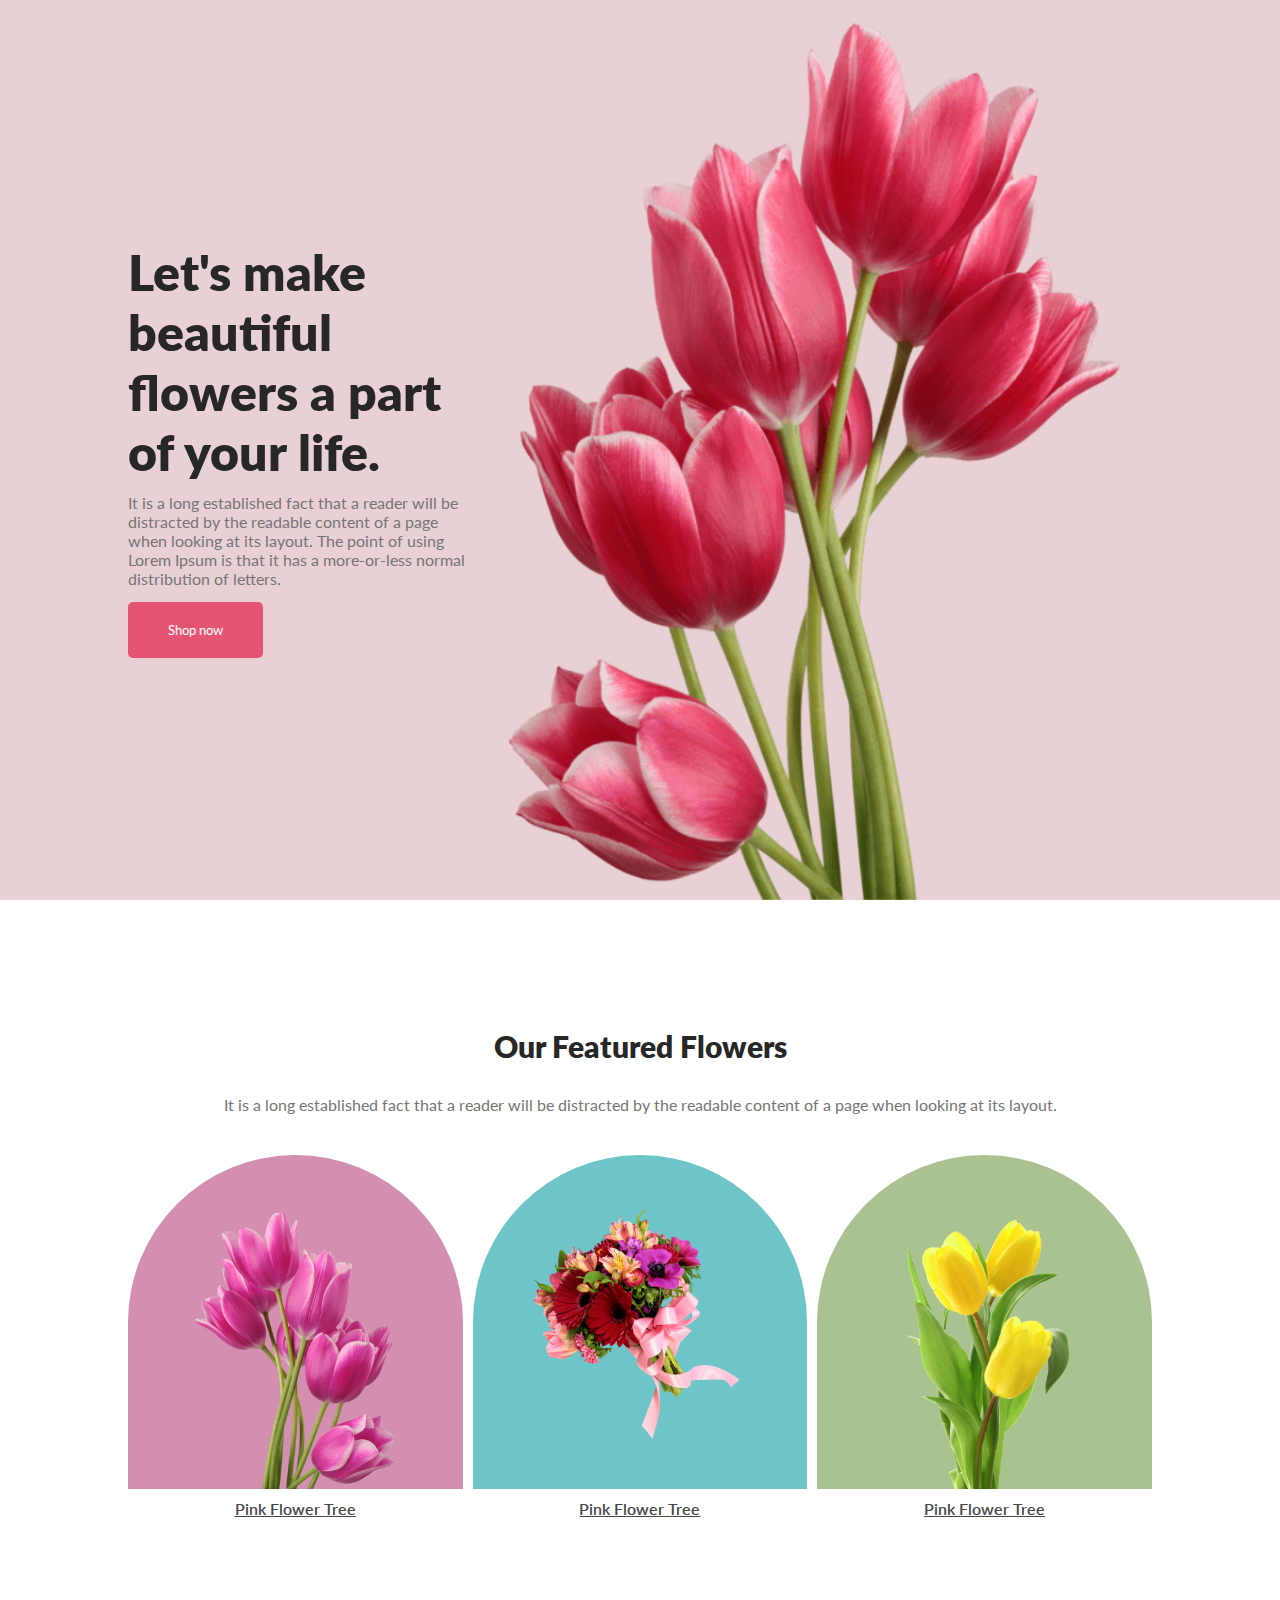
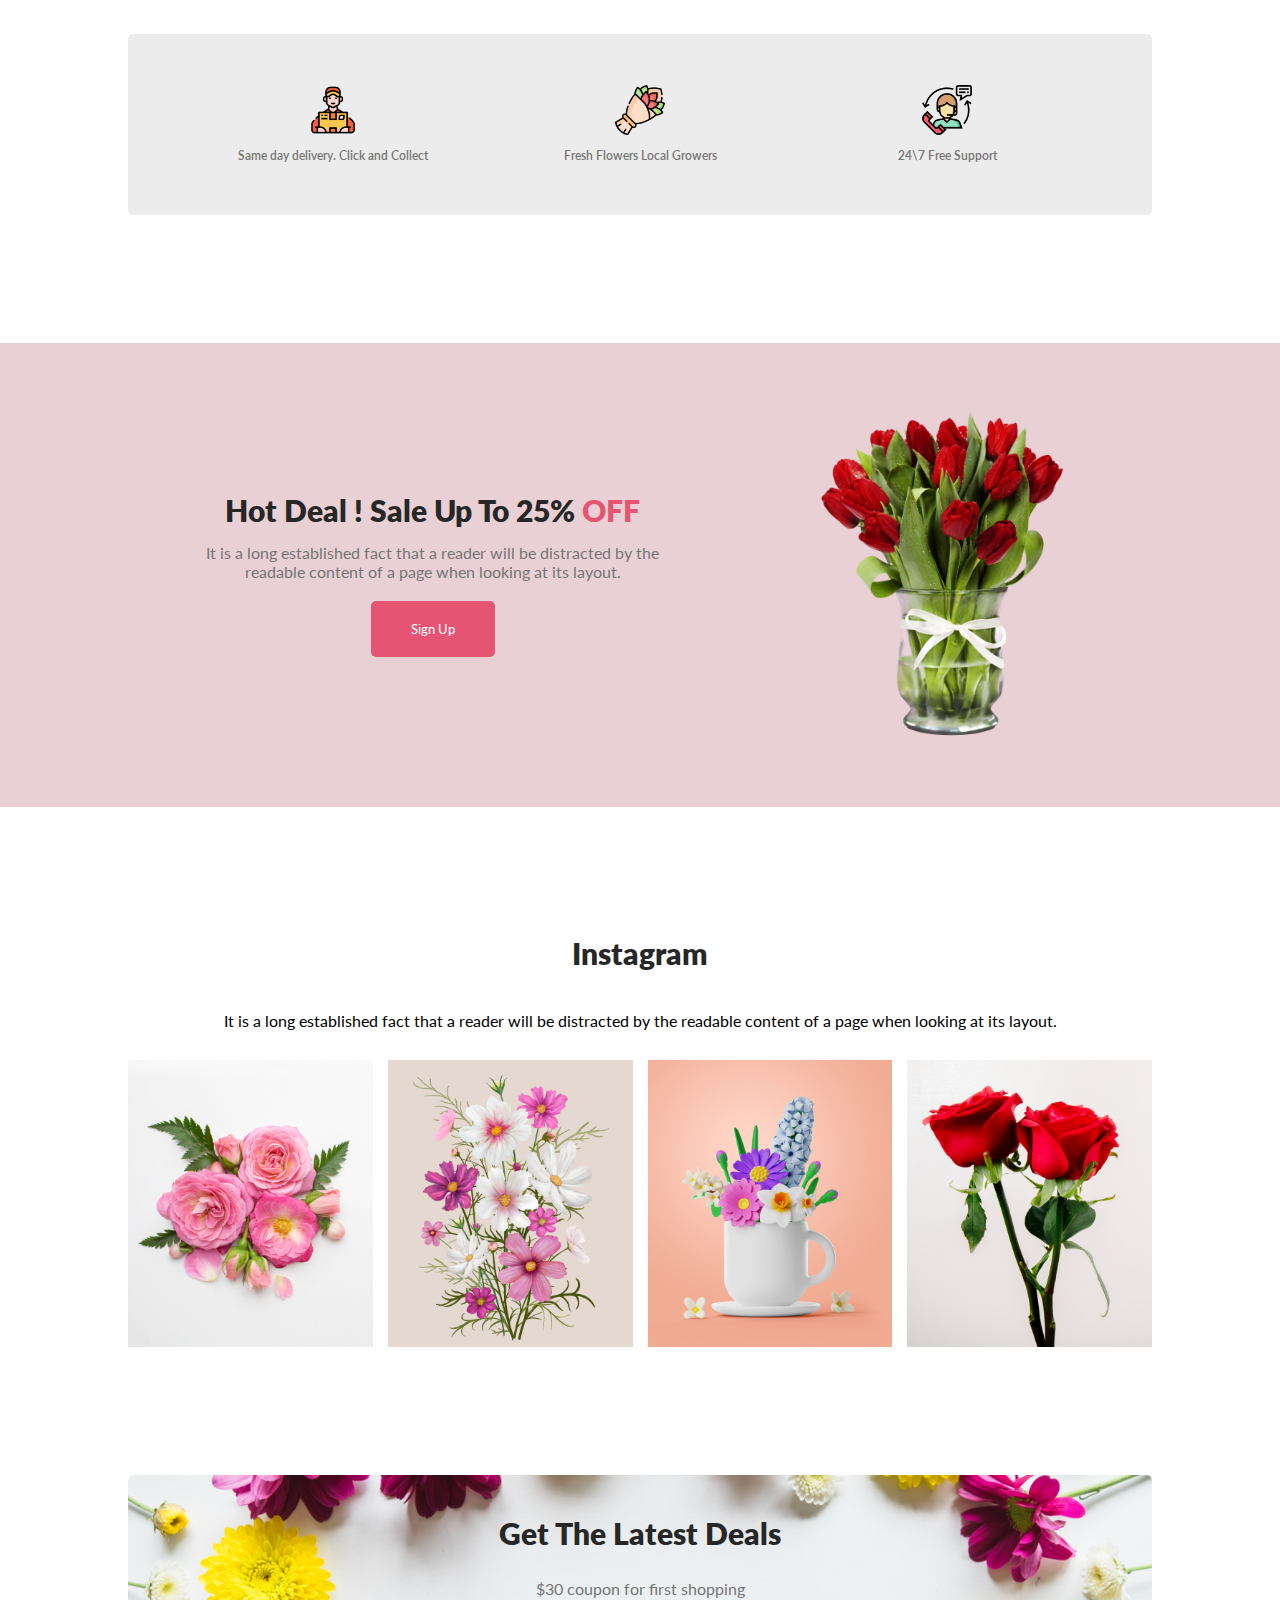
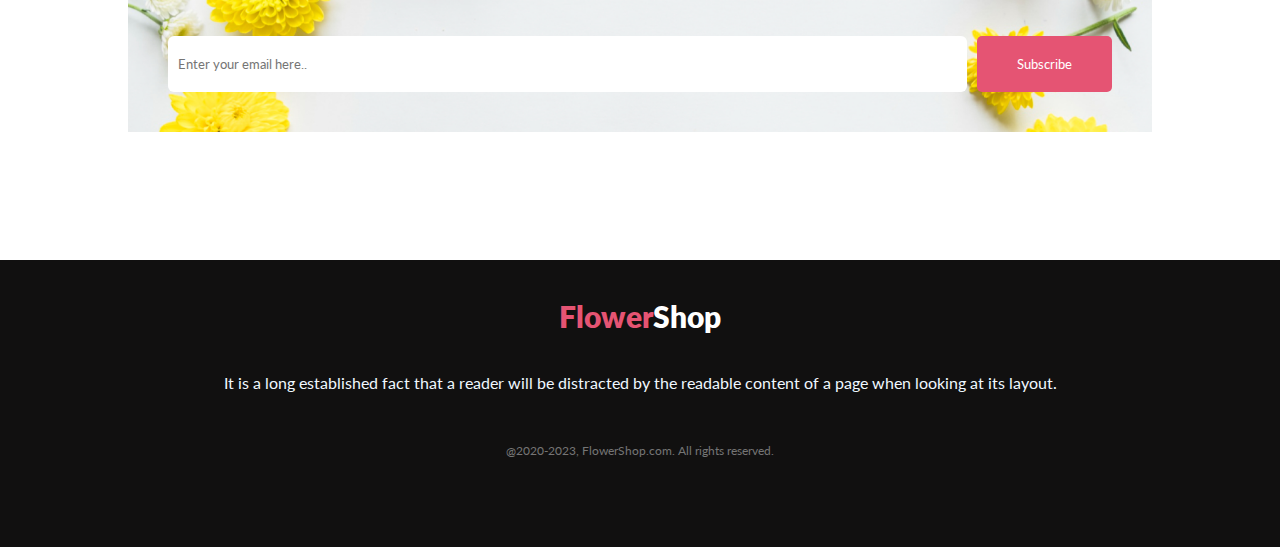
<file: Flower-assignment/index.html>
<!DOCTYPE html>
<html lang="en">

<head>
    <meta charset="UTF-8">
    <meta name="viewport"
        content="width=device-width, initial-scale=1.0, minimum-scale=1.0, maximum-scale=1.0, user-scalable=no">
    <title>Document</title>
    <link rel="stylesheet" href="style.css">
    <link rel="preconnect" href="https://fonts.googleapis.com">
    <link rel="preconnect" href="https://fonts.gstatic.com" crossorigin>
    <link
        href="https://fonts.googleapis.com/css2?family=Lato:ital,wght@0,100;0,300;0,400;0,700;0,900;1,100;1,300;1,400;1,700;1,900&display=swap"
        rel="stylesheet">
</head>

<body>
    <div class="container">
        <main class="home">
            <div class="home-left">
                <h1>
                    Let's make<br> beautiful flowers a part of your life.
                </h1>
                <P>
                    It is a long established fact that a reader will be distracted by the readable content of a page
                    when looking at its layout. The point of using Lorem Ipsum is that it has a more-or-less normal
                    distribution of letters.
                </P>
                <button class="shopnow">Shop now</button>
            </div>
            <div class="home-right">
                <img src="images/Bg-flower.png">
            </div>
        </main>
    </div>
    <div class="container">
        <main class="Featured">
            <header>Our Featured Flowers</header>
            <p>
                It is a long established fact that a reader will be distracted by the
                readable content of a page when looking at its layout.
            </p>
            <div class="flower-container">
                <div class="flower-item">
                    <div class="flower-img left"
                        style="background-color: #a7216281; background-image: url(images/flower-left.png);"></div>
                    <p><a href="#">Pink Flower Tree</a></p>
                </div>
                <div class="flower-item">
                    <div class="flower-img"
                        style="background-color: #0598a093; background-image: url(images/flower-middle.png);"></div>
                    <p><a href="#">Pink Flower Tree</a></p>
                </div>
                <div class="flower-item">
                    <div class="flower-img right"
                        style="background-color: #477d1177; background-image:url(images/flower-right.png);"></div>
                    <p><a href="#">Pink Flower Tree</a></p>
                </div>
            </div>
            <div class="features-container">
                <div class="features-items">
                    <img src="images/feature-left.png">
                    <p>Same day delivery. Click and Collect</p>
                </div>
                <div class="features-items">
                    <img src="images/feature-middle.png">
                    <p>Fresh Flowers Local Growers</p>
                </div>
                <div class="features-items">
                    <img src="images/feature-right.png">
                    <p>24\7 Free Support</p>
                </div>
            </div>
        </main>
    </div>
    <div class="container">
        <main class="offer">
            <div class="offer-content">
                <div class="offer-left">
                    <header>Hot Deal ! Sale Up To 25% <span>OFF</span></header>
                    <p>It is a long established fact that a reader will be distracted by the readable content of a page
                        when looking at its layout.</p>
                    <button class="signup">Sign Up</button>
                </div>
                <div class="offer-right">
                    <img class="offerflower-img" src="images/flower-deal.png">
                </div>
            </div>
        </main>
    </div>
    <div class="container">
        <main class="instagram">
            <header>
                Instagram
            </header>
            <p></p>It is a long established fact that a reader will be distracted by the readable content of a page when
            looking at its layout.
            <div class="flower-card">
                <div class="card-items 1"><img src="images/Rectangle 1.png"></div>
                <div class="card-items 2"><img src="images/Rectangle 2.png"></div>
                <div class="card-items 3"><img src="images/Rectangle 3.png"></div>
                <div class="card-items 4"><img src="images/Rectangle 4.png"></div>
            </div>
        </main>
    </div>
    <div class="container">
        <div class="latest-deal">
            <div class="latest-content">
                <header>Get The Latest Deals</header>
                <p>$30 coupon for first shopping</p>
                <form action="#">
                    <input type="email" class="email" placeholder="Enter your email here..">
                    <button class="subscribe">Subscribe</button>
                </form>
            </div>
        </div>
    </div>
    <footer>
       <header><span>Flower</span>Shop</header>
       <p>It is a long established fact that a reader will be distracted by the readable content of a page when looking at its layout.</p>
       <p class="copyright">@2020-2023, FlowerShop.com. All rights reserved. </p>
    </footer>
</body>

</html>
</file>
<file: Flower-assignment/style.css>
* {
    margin: 0;
    padding: 0;
    box-sizing: border-box;
    text-decoration: none;
    font-family: 'Lato', sans-serif;

}

:root {
    --primary-color: ;
    --dark1: #272727;
    --dark2: #474747;
    --dark3: #757575;
    --button: #E55473;
    --background: #e9d0d5;
}
.container {
    width: 100%;
    height: 100%;
}
.container {
    width: 100%;
    height: 100%;
}

h1 {
   font-weight: 800;
   font-size: 50px;
   color: var(--dark1);
}
p
{

    color: var(--dark3);
    margin-top: 3%;
    margin-bottom: 4%;
 }
.home {
    background-color: var(--background);
    display: flex;
    height: 100vh;
    justify-content: space-between; 
}

.home-left {
    align-content: center;
    flex: 1;
    margin-left: 10%;
}
button
{
    background-color: var(--button);
    color: #ffff;
    padding: 20px 40px;
    border-radius: 5px;
    border: 0px none;

   }
   

.home-right {
  flex: 1;
  margin-right: 10%;
  display: flex;
  justify-content: center;
  align-items: flex-end;
  margin-top: 20px;
  z-index: ;
}

.home-right img{
   height: 100%;
   width: 75vh;
  }

  header{
    color: var(--dark1);
    font-size: 30px;
    font-weight: 800;
   }
  
 


.Featured{
   text-align: center;
   margin: 10%;
}
.flower-container{
    display: grid;
    grid-template-columns: repeat(3,1fr);
   justify-content: center;
    margin-bottom: 5%;
    gap: 10px;
 
 }

.flower-item {
    text-align: center;
}
.flower-img {
   
    padding-top: 100%;
    border-radius: 50% 50% 0 0;
    position: relative;
    overflow: hidden;
    background-size: cover;
    background-position: center;
    background-size: 70%;
    background-repeat: no-repeat;
}
.flower-img.left , .flower-img.right
{
   
    background-size: 60%;
    background-position: bottom;
    
}
a
{

    color: var(--dark2);
    font-weight: 600;
    text-decoration: underline;
   
 }
 .features-container
{
   background-color: #27272717;
   display: flex;
   justify-content: center;
   border-radius: 5px;
   margin-bottom: 10%;
   margin-top: 10%;
   
 }
 .features-items
 {
    width: 30%;
    padding-top: 5%;
    padding-bottom: 5%;
  }

  .features-items img
 {
   height: 50px;
   width: 50px;
  }
  .features-items p
 {
   margin: 10px 0px 0px 0px;
   font-size: 12px;
   font-weight: 600;

}
.offer
{
 background-color: var(--background);
  
}
.offer-content
{
 display: flex;
 margin-left: 10%;
 margin-right: 10%;
 align-content: center;
 justify-content: space-around;
 padding: 5% 0%;


}
.offer-left
{
 text-align: center;
 align-items: center;
 align-content: center;
 flex: 1;
  max-width: 50%;   
  height: auto;

}
.offer-right
{
 display: flex;
 justify-content: center;
 

}
.offerflower-img {
    max-width: 80%;   
    height: auto; 
  }
  
span
{
color: var(--button);

}

.instagram
{
  margin: 10%;
  text-align: center;

 
}

.flower-card{
 display: grid;
 grid-template-columns: repeat(4,1fr);
 gap: 15px;
 margin-top: 30px;

}

.card-items img
{
 width:100%;
 height: 100%;

}

.latest-deal{
 margin: 10%;
 background-image: url(images/BG-latest\ deal.png);
 background-repeat: no-repeat;
 overflow: hidden;
 text-align: center;
 align-content: center;
 align-items: center;
 background-size: cover;
 background-position: contain;

}
form
{
 display: flex;
justify-content: center;


}
input
{
  border-radius: 6px;
  border: 0px none;
  padding: 10px;
  width: 100vh;
  margin-right: 10px;


}
.latest-content{
 padding: 40px;
   
}
footer
{
 background-color: #111010;
 text-align: center;
 padding: 3% 0%;
 
}
footer header
{
 color: white;

}
footer p
{
 color: aliceblue;

}
.copyright
{
 color: var(--dark3);
 font-size: 12px;

}


@media (max-width: 1199px) {
    
  }
  

@media (max-width: 991px) {
  .home-right{
   display: none;
}
.home{
    background-image: url('images/Bg-flower.png'); /* Background image */
    background-position: bottom right;
    background-repeat: no-repeat;
    background-size: contain;
}

.home-left {
 margin: 10%;

}
  }
  

@media(max-width: 767px) {
    .flower-card{
        
        grid-template-columns: repeat(2,1fr);
  
       }
       .offer-right {
        display: none;
    }
  }
  

@media (max-width: 575px) {
    .flower-item {
        width: 80%;
    }
    .flower-card{
       
        grid-template-columns: repeat(2,1fr);
        
       }
       h1{
       font-size: 30px;
      
    }
    header{
      font-size: 20px;
     
   }
    .home{
      height: 100vh; 
    }
    .home-left {
      align-content:start;
      margin-top: 20%;
    }
    
    .flower-container{
     
      grid-template-columns: repeat(1,1fr);
      gap: 10px;
      justify-items: center;
   
   }
    p{
   font-size: 12px;
  }
  
  button
  {
      background-color: var(--button);
      color: #ffff;
      padding: 10px 20px;
      border-radius: 5px;
      border: 0px none;
  
     }
     
       
}
</file>
